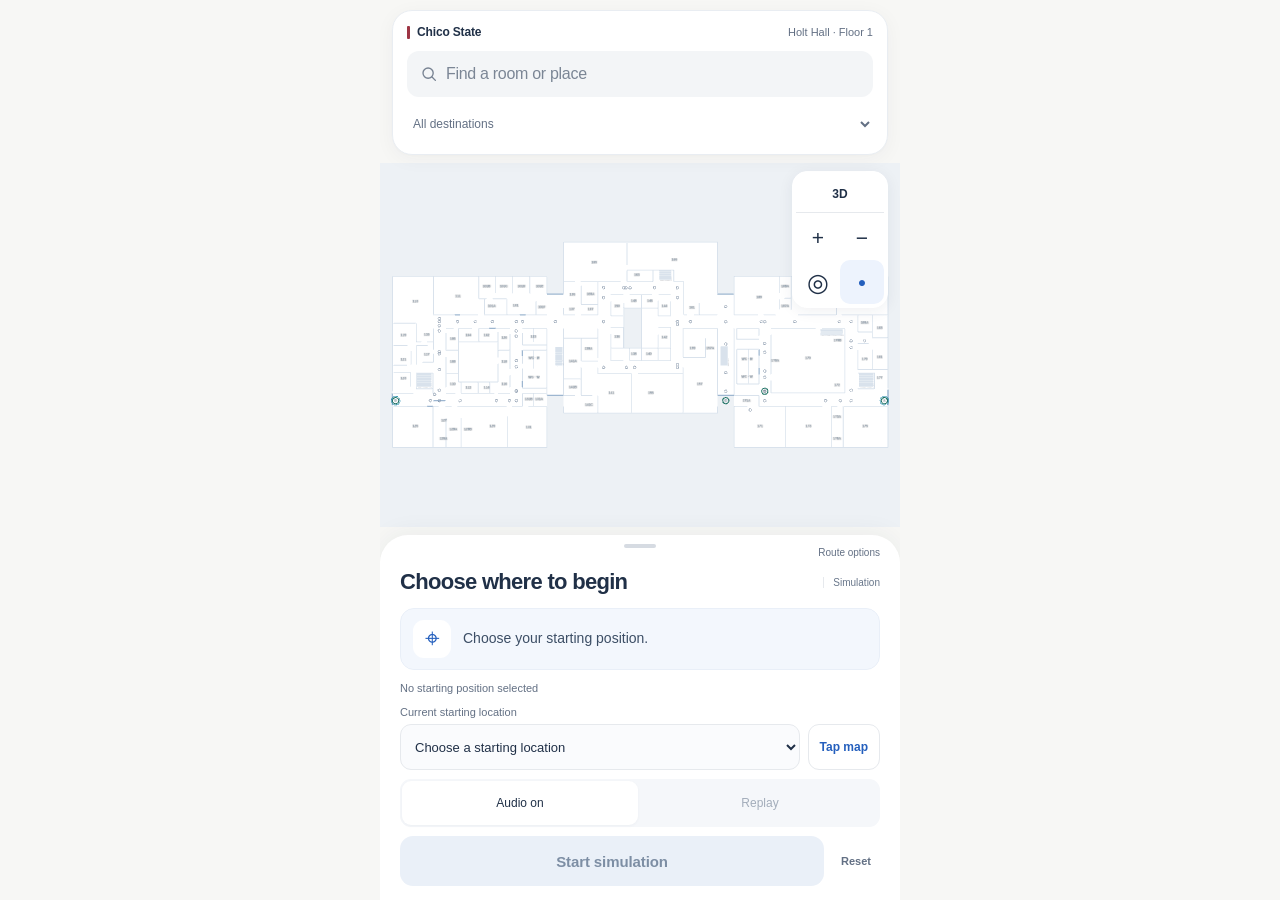
<file: assets/index.html>
<!doctype html>
<html lang="en">
<head>
 <meta charset="utf-8">
 <meta name="viewport" content="width=device-width,initial-scale=1,viewport-fit=cover">
 <title>Holt Hall · Indoor navigation</title>
 <link rel="stylesheet" href="styles.css"><link rel="stylesheet" href="mobile.css">
 <script type="importmap">{"imports":{"three":"./vendor/three.module.js","three/addons/":"./vendor/"}}</script>
</head>
<body><main>
 <header>
  <small>Chico State <span>Holt Hall · Floor 1</span></small>
  <label for="search" class="sr">Search destinations</label>
  <input id="search" placeholder="Find a room or place" type="search">
  <div id="results" aria-live="polite"></div>
  <label for="category" class="sr">Destination category</label>
  <select id="category"><option value="">All destinations</option><option value="room">Rooms · use unspecified</option><option value="restroom">Restrooms</option><option value="entrance">Entrances & exits</option><option value="stairs">Stairs</option><option value="elevator">Elevator</option><option value="vending">Vending</option><option value="landmark">Hallway landmarks</option></select>
 </header>
 <div id="map" aria-label="Interactive Holt Hall first-floor map"></div>
 <nav aria-label="Map controls">
  <button id="mode" aria-label="Switch 2D or 3D">3D</button>
  <button id="plus" aria-label="Zoom in">+</button><button id="minus" aria-label="Zoom out">−</button>
  <button id="recenter" aria-label="Recenter navigation">◎</button>
  <button id="checkpoints" aria-label="Toggle hallway checkpoints" aria-pressed="true">●</button>
 </nav>
 <section id="sheet">
  <button id="expand" aria-expanded="false" aria-label="Expand navigation settings">Route options</button>
  <div class="sheet-heading"><h1 id="title">Choose where to begin</h1><span class="demo-badge">Simulation</span></div>
  <div class="instruction"><span id="direction" aria-hidden="true">⌖</span><p id="status" role="status">Loading floor map…</p></div>
  <p id="checkpoint">No starting position selected</p>
  <progress id="progress" value="0" max="1" aria-label="Simulated route progress"></progress>
  <p id="metrics"></p>
  <label for="start">Current starting location</label>
  <div class="start-row"><select id="start"><option value="">Choose a starting location</option></select><button id="pick" aria-pressed="false">Tap map</button></div>
  <div id="details" hidden>
   <p id="entry-note">Simulation only. QR codes set an initial point; no live positioning.</p>
   <label class="check"><input id="accessible" type="checkbox"> Verified accessible routes only</label>
   <p id="access-note">Accessible routing is not available yet. Exit symbols are shown as recorded on the floor plan.</p>
   <div class="legend">Blue: current · Amber: destination · Green: entrance · Cyan ring: exit accessibility symbol · Gray: checkpoint</div>
   <ol id="instructions"></ol>
   <button id="source">Source plan</button><button id="fit">Entire floor</button><a href="qr.html">QR locations</a>
  </div>
  <div class="audio-controls"><button id="audio" aria-pressed="true">Audio on</button><button id="replay" disabled>Replay</button><button id="pause" hidden>Pause</button><button id="restart" hidden>Restart</button></div>
  <button id="go" class="primary" disabled>Start simulation</button><button id="reset">Reset</button>
 </section>
 <dialog id="location-dialog">
  <h2 id="location-title">Confirm location</h2><p id="location-note"></p>
  <button id="confirm-start" class="primary">Set as my start</button>
  <button id="confirm-destination">Set as destination</button><button id="cancel-location">Cancel</button>
 </dialog>
</main><script type="module" src="app.js"></script></body></html>
</file>
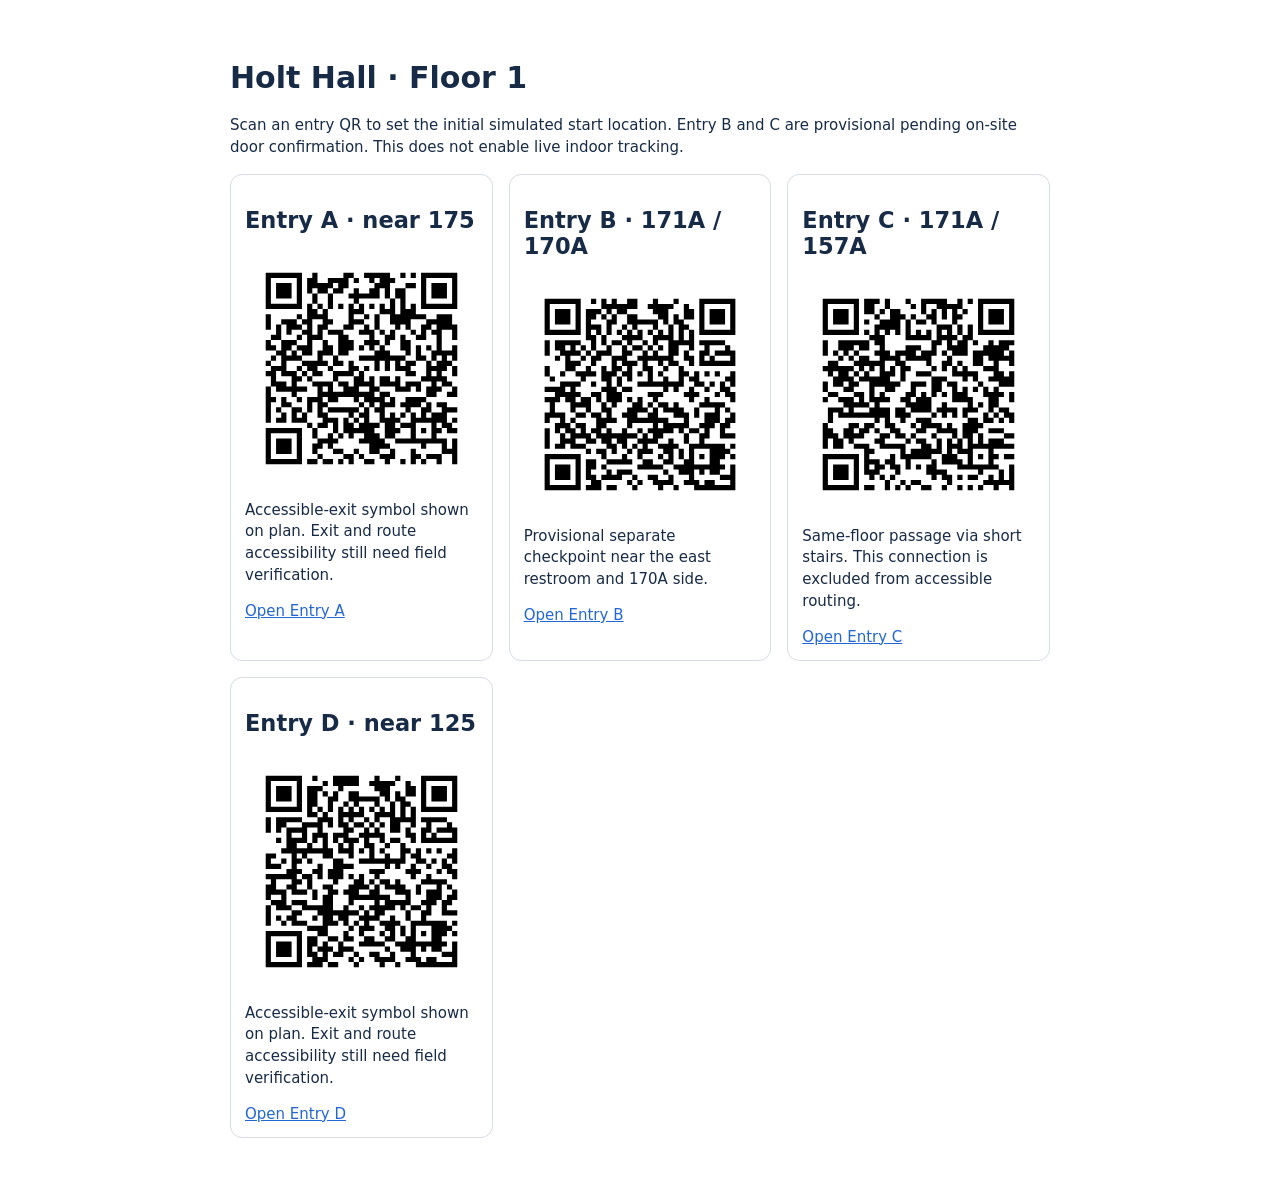
<file: assets/qr.html>
<!doctype html><html lang="en"><head><meta charset="utf-8"><meta name="viewport" content="width=device-width,initial-scale=1"><title>Holt Hall · Entry QR codes</title><style>body{font:15px system-ui;color:#172b46;max-width:820px;margin:24px auto;padding:16px}main{display:grid;grid-template-columns:repeat(auto-fit,minmax(230px,1fr));gap:16px}article{border:1px solid #d5dce5;border-radius:12px;padding:14px}img{width:100%;max-width:240px;display:block;margin:auto}p{line-height:1.45}a{color:#2267d4}</style></head><body><h1>Holt Hall · Floor 1</h1><p>Scan an entry QR to set the initial simulated start location. Entry B and C are provisional pending on-site door confirmation. This does not enable live indoor tracking.</p><main>
<article><h2>Entry A · near 175</h2><img src="entrance-a.svg" alt="Entry A QR"><p>Accessible-exit symbol shown on plan. Exit and route accessibility still need field verification.</p><a href="?building=holt&amp;floor=1&amp;location=holt-entry-a">Open Entry A</a></article>
<article><h2>Entry B · 171A / 170A</h2><img src="entrance-b.svg" alt="Entry B QR"><p>Provisional separate checkpoint near the east restroom and 170A side.</p><a href="?building=holt&amp;floor=1&amp;location=holt-entry-b">Open Entry B</a></article>
<article><h2>Entry C · 171A / 157A</h2><img src="entrance-c.svg" alt="Entry C QR"><p>Same-floor passage via short stairs. This connection is excluded from accessible routing.</p><a href="./?building=holt&amp;floor=1&amp;location=holt-entry-c">Open Entry C</a></article>
<article><h2>Entry D · near 125</h2><img src="entrance-d.svg" alt="Entry D QR"><p>Accessible-exit symbol shown on plan. Exit and route accessibility still need field verification.</p><a href="?building=holt&amp;floor=1&amp;location=holt-entry-d">Open Entry D</a></article>
</main><script>document.querySelectorAll('a').forEach(a=>{const url=new URL('./',location.href);url.search=new URL(a.href).search;a.href=url.href;});</script></body></html>
</file>
<file: assets/styles.css>
*{box-sizing:border-box}body{margin:0;background:#eef1f4;color:#172b46;font:15px -apple-system,BlinkMacSystemFont,"Segoe UI",sans-serif}main{height:100dvh;overflow:hidden;position:relative;max-width:600px;margin:auto;background:#f4f6f8}header{position:absolute;top:0;left:0;right:0;z-index:3;padding:calc(env(safe-area-inset-top) + 14px) 16px 8px;background:#ffffffed;box-shadow:0 2px 12px #172b4610}small{display:flex;justify-content:space-between;font-weight:700;margin-bottom:12px}small span{font-weight:400;color:#566477}input,select{font:inherit;width:100%;min-height:46px;border:1px solid #d5dce5;border-radius:10px;background:#f5f7fa;color:inherit;padding:10px 12px}header p{margin:10px 0 2px;font-size:13px}header b{float:right}#map{position:absolute;inset:145px 0 260px;touch-action:none}canvas{display:block}nav{position:absolute;right:12px;top:175px;display:grid;gap:6px}button{font:600 15px inherit;font-family:inherit;min-height:44px;border:1px solid #dde3eb;background:white;color:#172b46;border-radius:10px;cursor:pointer;padding:10px 14px}nav button{width:46px;padding:0;box-shadow:0 2px 8px #172b4612}button:focus-visible,input:focus-visible,select:focus-visible{outline:3px solid #387ee7}#sheet{position:absolute;bottom:0;left:0;right:0;padding:0 20px calc(12px + env(safe-area-inset-bottom));background:white;border-radius:22px 22px 0 0;box-shadow:0 -4px 24px #172b4610;max-height:65dvh;overflow:auto}#expand{display:block;width:100%;height:28px;min-height:28px;padding:0;border:0;color:#a5afbd}h1{font-size:22px;margin:3px 0 6px}p{line-height:1.45;color:#526177}#status{margin:0 0 12px;font-size:13px}label{font-size:12px;display:block;margin-bottom:6px}.primary{background:#2267d4;color:white;border:0;width:calc(100% - 78px);margin-top:12px}.primary:disabled{background:#e4eaf3;color:#65748b}#reset{border:0;width:70px;padding:10px 0}#results{max-height:220px;overflow:auto}#results button{width:100%;text-align:left;margin-top:5px}#details{font-size:13px}li{padding:5px 0}.sr{position:absolute;width:1px;height:1px;overflow:hidden;clip-path:inset(50%)}[hidden]{display:none!important}
</file>
<file: assets/mobile.css>
/* Presentation only. Application markup, map code and event handlers are unchanged. */
:root {
  --ink: #203047;
  --secondary: #637084;
  --blue: #245fbd;
  --surface: #ffffff;
  --neutral: #f3f5f7;
  --hairline: #e6e9ed;
  --success: #207653;
}

body {
  background: #f7f7f5;
  color: var(--ink);
  font-family: -apple-system, BlinkMacSystemFont, "SF Pro Text", "Segoe UI", sans-serif;
  -webkit-font-smoothing: antialiased;
  -webkit-tap-highlight-color: transparent;
}
main { height:100dvh; max-width:520px; background:#f7f7f5; }

/* Compact floating search, with the existing native inputs. */
header {
  top:calc(10px + env(safe-area-inset-top));
  left:12px; right:12px;
  padding:14px 14px 8px;
  background:var(--surface);
  border:1px solid #e9edf2;
  border-radius:20px;
  box-shadow:0 4px 20px #26394f0b, 0 1px 3px #26394f06;
}
header small {
  display:flex; align-items:center; justify-content:flex-start;
  margin:0 0 12px;
  font-size:12px; font-weight:650; letter-spacing:-.15px;
}
header small::before {
  content:""; flex:none; width:3px; height:13px;
  margin-right:7px; background:#9e3544; border-radius:1px;
}
header small span {
  margin-left:auto; color:var(--secondary);
  font-size:11px; font-weight:500; letter-spacing:0;
}
header input {
  min-height:46px; padding:11px 12px 11px 38px;
  border:1px solid transparent; border-radius:12px;
  background-color:var(--neutral);
  background-image:url("data:image/svg+xml,%3Csvg xmlns='http://www.w3.org/2000/svg' width='18' height='18' fill='none' stroke='%23778292' stroke-width='1.8' stroke-linecap='round' viewBox='0 0 24 24'%3E%3Ccircle cx='10.8' cy='10.8' r='6.8'/%3E%3Cpath d='m16 16 4.5 4.5'/%3E%3C/svg%3E");
  background-repeat:no-repeat; background-position:12px center;
  font-size:16px; letter-spacing:-.3px; color:var(--ink);
}
input::placeholder { color:#7b8695; opacity:1; }
header input:focus { border-color:#b7cbea; background-color:#f6f8fc; }
#category {
  margin-top:5px; padding:4px 2px;
  min-height:44px; border:0; border-radius:8px;
  background:white; color:var(--secondary); font-size:12px;
}
#results { max-height:28dvh; overscroll-behavior:contain; }
#results:empty { display:none; }
#results button {
  min-height:48px; margin:0; padding:12px 7px;
  border:0; border-bottom:1px solid #eff1f4; border-radius:0;
  background:white; font-size:14px; font-weight:500; color:var(--ink);
}

/* Keep the original map rectangle and positioning variables. */
#map { inset:var(--map-top,155px) 0 var(--map-bottom,300px); touch-action:none; }
nav {
  top:calc(var(--map-top,155px) + 8px); right:12px;
  display:grid; grid-template-columns:44px 44px; gap:0;
  padding:3px; overflow:hidden;
  border:1px solid #ffffff; border-radius:15px;
  background:white; box-shadow:0 3px 15px #20304712;
}
nav button {
  width:44px; height:44px; min-height:44px; padding:0;
  border:0; border-radius:10px; background:white; box-shadow:none;
  color:var(--ink); font-size:21px; font-weight:400;
}
nav #mode {
  grid-column:1/-1; width:100%; height:38px; min-height:38px;
  margin-bottom:3px; border-bottom:1px solid var(--hairline); border-radius:8px 8px 0 0;
  font-size:12px; font-weight:650; letter-spacing:.1px;
}
nav button[aria-pressed="true"] { background:#edf3fd; color:var(--blue); }
#recenter { font-size:25px; }
#checkpoints { font-size:14px; }

/* A single continuous bottom sheet, with a clear primary action. */
#sheet {
  display:grid; grid-template-columns:minmax(0,1fr) 48px; column-gap:8px;
  left:0; right:0; bottom:0;
  padding:0 20px calc(14px + env(safe-area-inset-bottom));
  max-height:54dvh; border:0; border-radius:28px 28px 0 0;
  background:white; box-shadow:0 -3px 24px #2030470e;
  overflow:auto; overscroll-behavior:contain; scrollbar-width:thin;
}
#sheet > * { grid-column:1/-1; min-width:0; }
#expand {
  position:relative; width:100%; height:34px; min-height:34px; padding:0;
  border:0; border-radius:0; background:transparent;
  color:var(--secondary); font-size:10px; font-weight:500; text-align:right;
}
#expand::before {
  content:""; position:absolute; top:9px; left:calc(50% - 16px);
  width:32px; height:4px; border-radius:2px; background:#d6dbe2;
}
.sheet-heading {
  display:flex; justify-content:space-between; align-items:center;
  gap:10px; margin:0 0 12px;
}
#sheet h1 {
  margin:0; color:var(--ink); font-size:22px; font-weight:650;
  line-height:1.2; letter-spacing:-.7px; overflow-wrap:anywhere;
}
.demo-badge {
  flex:none; font-size:10px; font-weight:500; color:#68768a;
  padding-left:9px; border-left:1px solid var(--hairline); white-space:nowrap;
}
.instruction {
  display:flex; gap:12px; align-items:center;
  padding:11px 12px; background:#f3f7fd; border:1px solid #e9eff8; border-radius:14px;
}
.instruction #direction {
  display:grid; place-items:center; flex:none;
  width:38px; min-width:38px; height:38px; border-radius:11px;
  background:white; color:var(--blue); font-size:26px;
}
.instruction #status {
  margin:0; min-height:0; font-size:14px; font-weight:500;
  line-height:1.45; color:#3c4e65;
}
#checkpoint { margin:10px 0; font-size:11px; line-height:1.5; color:var(--secondary); }
progress {
  display:block; width:100%; height:3px; border:0;
  border-radius:3px; overflow:hidden; accent-color:var(--blue);
}
progress::-webkit-progress-bar { background:#edf0f4; border-radius:3px; }
progress::-webkit-progress-value { background:var(--blue); border-radius:3px; }
#metrics { margin:7px 0 12px; font-size:11px; line-height:1.4; color:var(--secondary); }
label[for="start"] { margin:0 0 6px; font-size:11px; font-weight:500; color:var(--secondary); }
.start-row { display:flex; gap:8px; align-items:center; min-width:0; }
#start {
  flex:1; width:0; min-width:0; min-height:46px;
  padding:9px 10px; border:1px solid var(--hairline); border-radius:11px;
  background:#fafbfd; font-size:13px; color:var(--ink);
}
#pick {
  min-height:46px; padding:9px 11px; border:1px solid var(--hairline);
  border-radius:11px; background:white; font-size:12px; color:var(--blue);
}
.audio-controls { display:flex; flex-wrap:wrap; gap:4px; margin:9px 0; padding:2px; background:#f5f7fa; border-radius:11px; }
.audio-controls button {
  flex:1 1 56px; padding:8px 5px; min-height:44px;
  border:0; border-radius:9px; background:transparent;
  color:#52647c; font-size:12px; font-weight:500; white-space:nowrap;
}
#go {
  grid-column:1; width:100%; min-height:50px; margin:0;
  border:0; border-radius:13px; background:var(--blue);
  color:white; font-size:15px; font-weight:600; letter-spacing:-.1px;
}
#go:disabled { background:#eaf0f8; color:#7d8ea4; opacity:1; }
#reset {
  grid-column:2; width:48px; min-height:48px; padding:8px 0; margin:0;
  border:0; border-radius:12px; background:transparent; color:var(--secondary); font-size:11px;
}
#details { padding:10px 0; font-size:12px; }
#details p,.legend { font-size:11px; line-height:1.6; color:var(--secondary); }
#details .check { display:flex; align-items:center; gap:9px; font-size:12px; min-height:44px; }
#accessible { flex:none; width:19px; min-height:19px; height:19px; accent-color:var(--blue); }
#details button,#details a { min-height:44px; margin:3px 3px 3px 0; padding:10px; font-size:12px; border-radius:10px; }
#details a { display:inline-block; color:var(--blue); }
#instructions { padding-left:20px; line-height:1.5; }
button { font-size:13px; font-weight:600; touch-action:manipulation; transition:background-color 140ms ease, box-shadow 140ms ease; }
button:disabled { opacity:.5; cursor:default; }
button:active:not(:disabled) { background-color:#e9eff8; }
#go:active:not(:disabled) { background-color:#1e51ab; }
button:focus-visible,input:focus-visible,select:focus-visible { outline:3px solid #8bb1e8; outline-offset:2px; }
button[aria-pressed="true"]:not(#audio):not(#checkpoints) { background:#edf3fd; color:var(--blue); }
#details:not([hidden]) { animation:panel-reveal 160ms ease-out; }
@keyframes panel-reveal { from { opacity:0; } to { opacity:1; } }
dialog {
  width:calc(100% - 36px); max-width:380px; max-height:80dvh;
  padding:24px; border:0; border-radius:22px; color:var(--ink);
  box-shadow:0 14px 50px #172b4633;
}
dialog::backdrop { background:#23354955; }
dialog h2 { margin:0; font-size:21px; letter-spacing:-.5px; }
dialog p { font-size:14px; line-height:1.5; }
dialog button,dialog .primary { display:block; width:100%; margin-top:8px; min-height:46px; border-radius:11px; }
body[data-phase="arrived"] #direction { background:#e8f4ed; color:var(--success); border-radius:50%; }
body[data-phase="arrived"] #go { background:var(--success); }
body[data-phase="arrived"] .instruction { background:#eff8f3; border-color:#e0efe5; }
.audio-controls button[aria-pressed="true"] { background:white; color:var(--ink); box-shadow:0 1px 3px #2030470a; }
#pick[aria-pressed="true"] { box-shadow:inset 0 0 0 1px #bfd1ee; }
#sheet:focus-within { scroll-padding-bottom:calc(16px + env(safe-area-inset-bottom)); }
body[data-phase="running"] .start-row,body[data-phase="paused"] .start-row,body[data-phase="arrived"] .start-row,
body[data-phase="running"] label[for="start"],body[data-phase="paused"] label[for="start"],body[data-phase="arrived"] label[for="start"] { display:none; }
body[data-destination="none"] #metrics,body[data-destination="none"] progress { display:none; }
@media (max-height:760px) {
  header { padding-top:10px; } header small { margin-bottom:8px; }
  #sheet { padding-left:16px; padding-right:16px; max-height:55dvh; }
  #sheet h1 { font-size:21px; } .sheet-heading { margin-bottom:10px; }
}
@media (prefers-reduced-motion:reduce) { *,*::before,*::after { animation:none!important; transition:none!important; scroll-behavior:auto!important; } }
</file>
